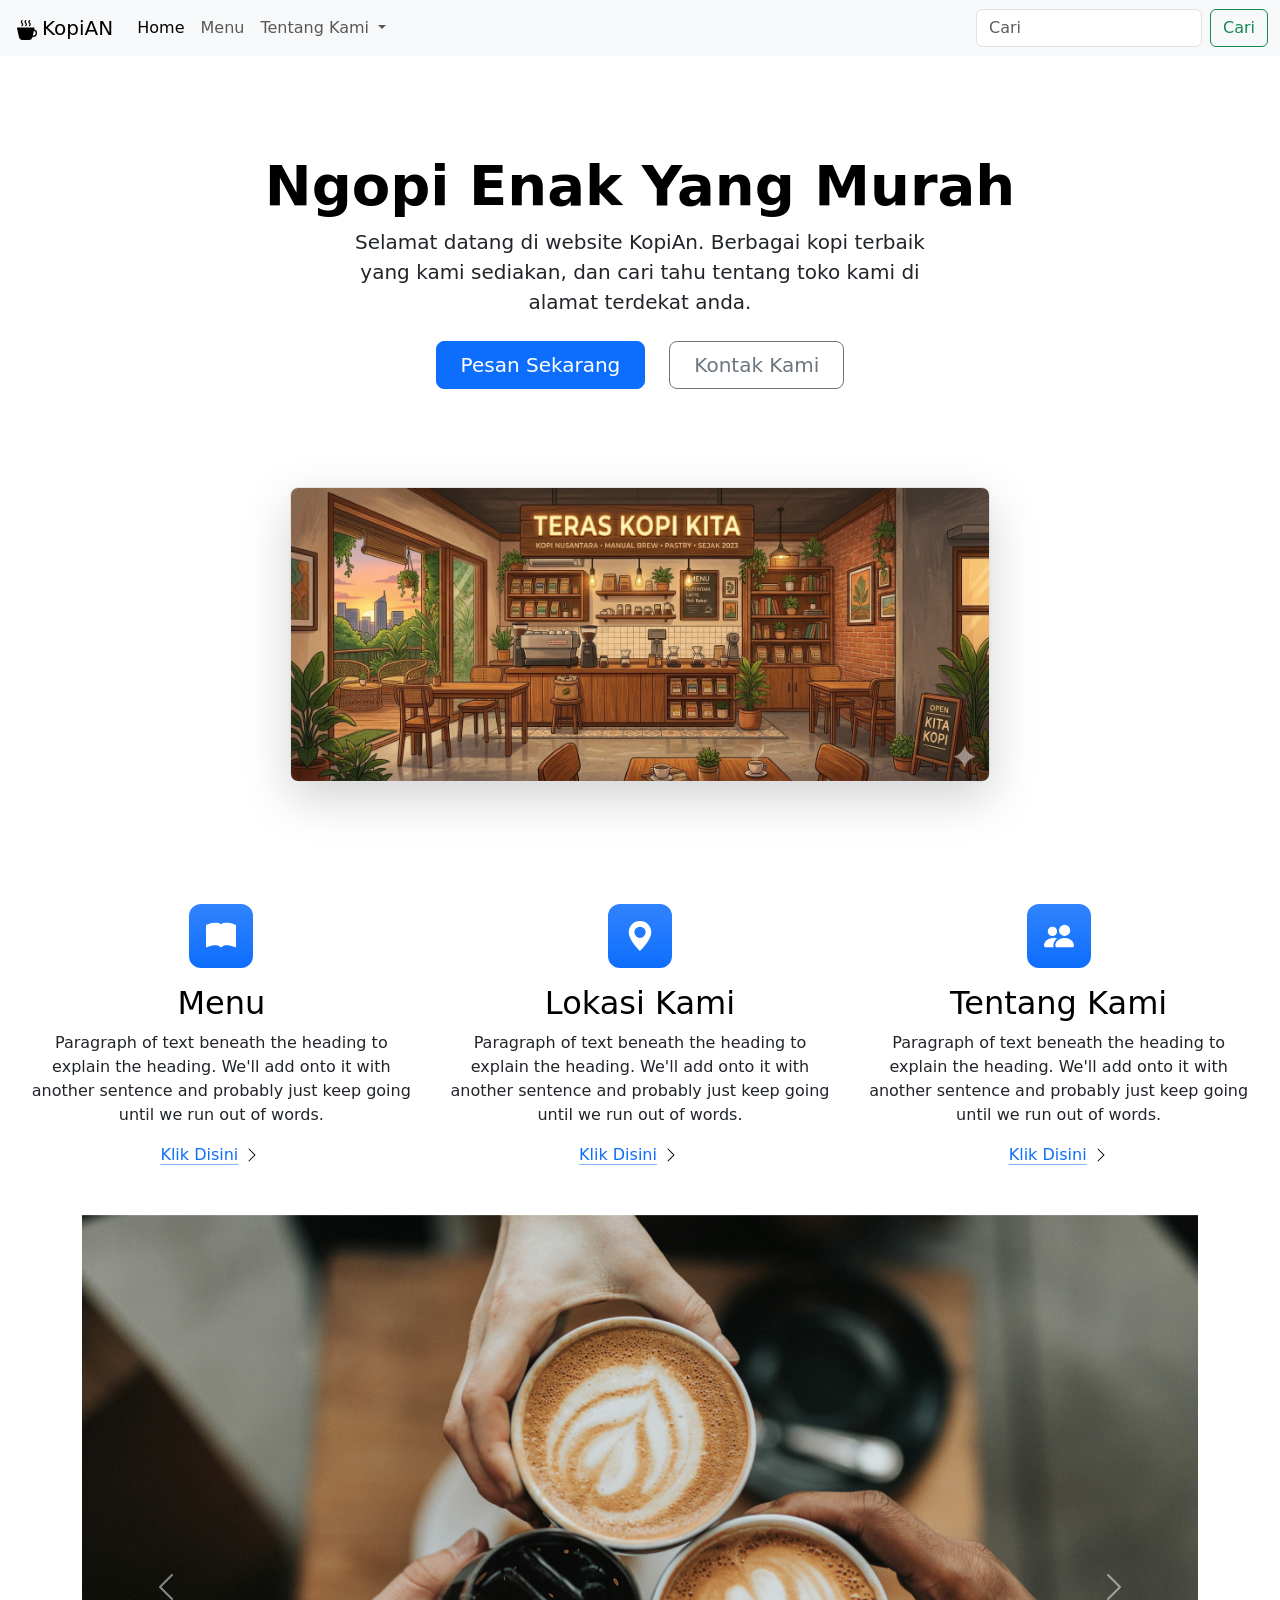
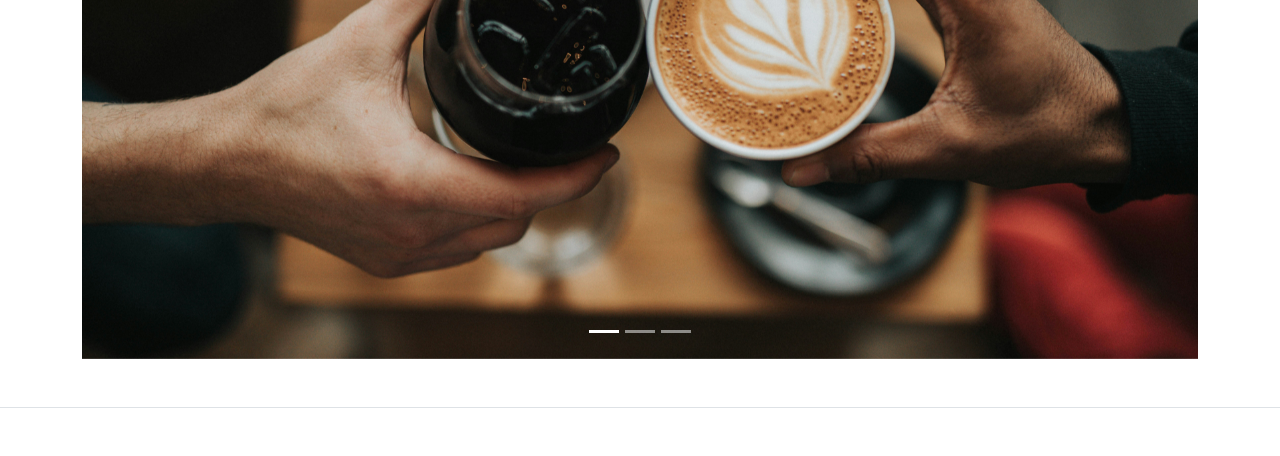
<file: KopiAn Website/index.html>
<!DOCTYPE html>
<html lang="en">

<head>
  <meta charset="UTF-8">
  <meta name="viewport" content="width=device-width, initial-scale=1.0">
  <title>Bootstrap Components</title>
  <link href="https://cdn.jsdelivr.net/npm/bootstrap@5.3.0-alpha2/dist/css/bootstrap.min.css" rel="stylesheet"
    integrity="sha384-aFq/bzH65dt+w6FI2ooMVUpc+21e0SRygnTpmBvdBgSdnuTN7QbdgL+OapgHtvPp" crossorigin="anonymous">
  <style>
    .feature-icon {
    width: 4rem;
    height: 4rem;
    border-radius: .75rem;
  }

  .overflow-hidden {  
    padding: 50px;
  }

  </style>
</head>

<body>

  <nav class="navbar navbar-expand-lg bg-body-tertiary">
  <div class="container-fluid">
    <a class="navbar-brand" href="#"><svg xmlns="http://www.w3.org/2000/svg" width="30" height="20" fill="currentColor" class="bi bi-cup-hot-fill" viewBox="0 0 16 16">
  <path fill-rule="evenodd" d="M.5 6a.5.5 0 0 0-.488.608l1.652 7.434A2.5 2.5 0 0 0 4.104 16h5.792a2.5 2.5 0 0 0 2.44-1.958l.131-.59a3 3 0 0 0 1.3-5.854l.221-.99A.5.5 0 0 0 13.5 6zM13 12.5a2 2 0 0 1-.316-.025l.867-3.898A2.001 2.001 0 0 1 13 12.5"/>
  <path d="m4.4.8-.003.004-.014.019a4 4 0 0 0-.204.31 2 2 0 0 0-.141.267c-.026.06-.034.092-.037.103v.004a.6.6 0 0 0 .091.248c.075.133.178.272.308.445l.01.012c.118.158.26.347.37.543.112.2.22.455.22.745 0 .188-.065.368-.119.494a3 3 0 0 1-.202.388 5 5 0 0 1-.253.382l-.018.025-.005.008-.002.002A.5.5 0 0 1 3.6 4.2l.003-.004.014-.019a4 4 0 0 0 .204-.31 2 2 0 0 0 .141-.267c.026-.06.034-.092.037-.103a.6.6 0 0 0-.09-.252A4 4 0 0 0 3.6 2.8l-.01-.012a5 5 0 0 1-.37-.543A1.53 1.53 0 0 1 3 1.5c0-.188.065-.368.119-.494.059-.138.134-.274.202-.388a6 6 0 0 1 .253-.382l.025-.035A.5.5 0 0 1 4.4.8m3 0-.003.004-.014.019a4 4 0 0 0-.204.31 2 2 0 0 0-.141.267c-.026.06-.034.092-.037.103v.004a.6.6 0 0 0 .091.248c.075.133.178.272.308.445l.01.012c.118.158.26.347.37.543.112.2.22.455.22.745 0 .188-.065.368-.119.494a3 3 0 0 1-.202.388 5 5 0 0 1-.253.382l-.018.025-.005.008-.002.002A.5.5 0 0 1 6.6 4.2l.003-.004.014-.019a4 4 0 0 0 .204-.31 2 2 0 0 0 .141-.267c.026-.06.034-.092.037-.103a.6.6 0 0 0-.09-.252A4 4 0 0 0 6.6 2.8l-.01-.012a5 5 0 0 1-.37-.543A1.53 1.53 0 0 1 6 1.5c0-.188.065-.368.119-.494.059-.138.134-.274.202-.388a6 6 0 0 1 .253-.382l.025-.035A.5.5 0 0 1 7.4.8m3 0-.003.004-.014.019a4 4 0 0 0-.204.31 2 2 0 0 0-.141.267c-.026.06-.034.092-.037.103v.004a.6.6 0 0 0 .091.248c.075.133.178.272.308.445l.01.012c.118.158.26.347.37.543.112.2.22.455.22.745 0 .188-.065.368-.119.494a3 3 0 0 1-.202.388 5 5 0 0 1-.252.382l-.019.025-.005.008-.002.002A.5.5 0 0 1 9.6 4.2l.003-.004.014-.019a4 4 0 0 0 .204-.31 2 2 0 0 0 .141-.267c.026-.06.034-.092.037-.103a.6.6 0 0 0-.09-.252A4 4 0 0 0 9.6 2.8l-.01-.012a5 5 0 0 1-.37-.543A1.53 1.53 0 0 1 9 1.5c0-.188.065-.368.119-.494.059-.138.134-.274.202-.388a6 6 0 0 1 .253-.382l.025-.035A.5.5 0 0 1 10.4.8"/>
</svg>KopiAN</a>
    <button class="navbar-toggler" type="button" data-bs-toggle="collapse" data-bs-target="#navbarSupportedContent" aria-controls="navbarSupportedContent" aria-expanded="false" aria-label="Toggle navigation">
      <span class="navbar-toggler-icon"></span>
    </button>
    <div class="collapse navbar-collapse" id="navbarSupportedContent">
      <ul class="navbar-nav me-auto mb-2 mb-lg-0">
        <li class="nav-item">
          <a class="nav-link active" aria-current="page" href="#">Home</a>
        </li>
        <li class="nav-item">
          <a class="nav-link" href="#">Menu</a>
        </li>
        <li class="nav-item dropdown">
          <a class="nav-link dropdown-toggle" href="#" role="button" data-bs-toggle="dropdown" aria-expanded="false">
            Tentang Kami
          </a>
          <ul class="dropdown-menu">
            <li><a class="dropdown-item" href="#">Lokasi Kami</a></li>
            <li><a class="dropdown-item" href="#">Kontak Kami</a></li>
            <li><hr class="dropdown-divider"></li>
            <li><a class="dropdown-item" href="#">Kritik & Saran</a></li>
          </ul>
        </li>
      </ul>
      <form class="d-flex" role="search">
        <input class="form-control me-2" type="search" placeholder="Cari" aria-label="Search"/>
        <button class="btn btn-outline-success" type="submit">Cari</button>
      </form>
    </div>
  </div>
</nav>

<div class="px-4 pt-5 my-5 pb-5 text-center border-bottom">
    <h1 class="display-4 fw-bold text-body-emphasis">Ngopi Enak Yang Murah</h1>
    <div class="col-lg-6 mx-auto">
      <p class="lead mb-4">Selamat datang di website KopiAn. Berbagai kopi terbaik yang kami sediakan, dan cari tahu tentang 
        toko kami di alamat terdekat anda.
      </p>
      <div class="d-grid gap-2 d-sm-flex justify-content-sm-center mb-5">
        <button type="button" class="btn btn-primary btn-lg px-4 me-sm-3">Pesan Sekarang</button>
        <button type="button" class="btn btn-outline-secondary btn-lg px-4">Kontak Kami</button>
      </div>
    </div>
    <div class="overflow-hidden">
      <div class="container px-5">
        <img src="./KopiAN-kafee.png" class="img-fluid border rounded-3 shadow-lg mb-4" alt="Example image" width="700" height="500" loading="lazy">
      </div>
    </div>

    <div class="row g-4 py-5 row-cols-1 row-cols-lg-3"> <div class="feature col"> 
      <div class="feature-icon d-inline-flex align-items-center justify-content-center text-bg-primary bg-gradient fs-2 mb-3"> 
      <svg xmlns="http://www.w3.org/2000/svg" width="30" height="30" fill="currentColor" class="bi bi-book-fill" viewBox="0 0 16 16">
      <path d="M8 1.783C7.015.936 5.587.81 4.287.94c-1.514.153-3.042.672-3.994 1.105A.5.5 0 0 0 0 2.5v11a.5.5 0 0 0 .707.455c.882-.4 2.303-.881 3.68-1.02 1.409-.142 2.59.087 3.223.877a.5.5 0 0 0 .78 0c.633-.79 1.814-1.019 3.222-.877 1.378.139 2.8.62 3.681 1.02A.5.5 0 0 0 16 13.5v-11a.5.5 0 0 0-.293-.455c-.952-.433-2.48-.952-3.994-1.105C10.413.809 8.985.936 8 1.783"/>
      </svg> 
    </div> <h3 class="fs-2 text-body-emphasis">Menu</h3> <p>Paragraph of text beneath the heading to explain the heading. We'll add onto it with another sentence and probably just keep going until we run out of words.</p> <a href="#" class="icon-link">
      Klik Disini
      <img src="./chevron-right.svg" alt="chevron-right">

     <svg class="bi" aria-hidden="true"><use xlink:href="#chevron-right"></use></svg> </a> </div> <div class="feature col"> <div class="feature-icon d-inline-flex align-items-center justify-content-center text-bg-primary bg-gradient fs-2 mb-3"> <svg xmlns="http://www.w3.org/2000/svg" width="30" height="30  " fill="currentColor" class="bi bi-geo-alt-fill" viewBox="0 0 16 16">
     <path d="M8 16s6-5.686 6-10A6 6 0 0 0 2 6c0 4.314 6 10 6 10m0-7a3 3 0 1 1 0-6 3 3 0 0 1 0 6"/>
     </svg> </div> <h3 class="fs-2 text-body-emphasis">Lokasi Kami</h3> <p>Paragraph of text beneath the heading to explain the heading. We'll add onto it with another sentence and probably just keep going until we run out of words.</p> <a href="#" class="icon-link">
      Klik Disini
      <img src="./chevron-right.svg" alt="chevron-right">

     <svg class="bi" aria-hidden="true"><use xlink:href="#chevron-right"></use></svg> </a> </div> <div class="feature col"> <div class="feature-icon d-inline-flex align-items-center justify-content-center text-bg-primary bg-gradient fs-2 mb-3"> <svg xmlns="http://www.w3.org/2000/svg" width="30" height="30" fill="currentColor" class="bi bi-people-fill" viewBox="0 0 16 16">
     <path d="M7 14s-1 0-1-1 1-4 5-4 5 3 5 4-1 1-1 1zm4-6a3 3 0 1 0 0-6 3 3 0 0 0 0 6m-5.784 6A2.24 2.24 0 0 1 5 13c0-1.355.68-2.75 1.936-3.72A6.3 6.3 0 0 0 5 9c-4 0-5 3-5 4s1 1 1 1zM4.5 8a2.5 2.5 0 1 0 0-5 2.5 2.5 0 0 0 0 5"/>
     </svg> </div> <h3 class="fs-2 text-body-emphasis">Tentang Kami</h3> <p>Paragraph of text beneath the heading to explain the heading. We'll add onto it with another sentence and probably just keep going until we run out of words.</p> <a href="#" class="icon-link">
      Klik Disini

     <img src="./chevron-right.svg" alt="chevron-right"> </a> </div> 
    </div>

    <div class="container">
    <div id="carouselExampleIndicators" class="carousel slide">
  <div class="carousel-indicators">
    <button type="button" data-bs-target="#carouselExampleIndicators" data-bs-slide-to="0" class="active" aria-current="true" aria-label="Slide 1"></button>
    <button type="button" data-bs-target="#carouselExampleIndicators" data-bs-slide-to="1" aria-label="Slide 2"></button>
    <button type="button" data-bs-target="#carouselExampleIndicators" data-bs-slide-to="2" aria-label="Slide 3"></button>
  </div>
  <div class="carousel-inner">
    <div class="carousel-item active">
      <img src="./nathan-dumlao-6VhPY27jdps-unsplash.jpg" class="d-block w-100" alt="Kopi enak mangtaff.">
    </div>
    <div class="carousel-item">
      <img src="./blake-wisz-Kx3o6_m1Yv8-unsplash.jpg" class="d-block w-100" alt="Our Location.">
    </div>
    <div class="carousel-item">
      <img src="./patrick-tomasso-fMntI8HAAB8-unsplash.jpg" class="d-block w-100" alt="Us brah">
    </div>
  </div>
  <button class="carousel-control-prev" type="button" data-bs-target="#carouselExampleIndicators" data-bs-slide="prev">
    <span class="carousel-control-prev-icon" aria-hidden="true"></span>
    <span class="visually-hidden">Previous</span>
  </button>
  <button class="carousel-control-next" type="button" data-bs-target="#carouselExampleIndicators" data-bs-slide="next">
    <span class="carousel-control-next-icon" aria-hidden="true"></span>
    <span class="visually-hidden">Next</span>
  </button>
</div>
</div>
  </div>

  
<script src="https://cdn.jsdelivr.net/npm/bootstrap@5.3.8/dist/js/bootstrap.bundle.min.js" integrity="sha384-FKyoEForCGlyvwx9Hj09JcYn3nv7wiPVlz7YYwJrWVcXK/BmnVDxM+D2scQbITxI" crossorigin="anonymous"></script>

</body>

</html>
</file>
